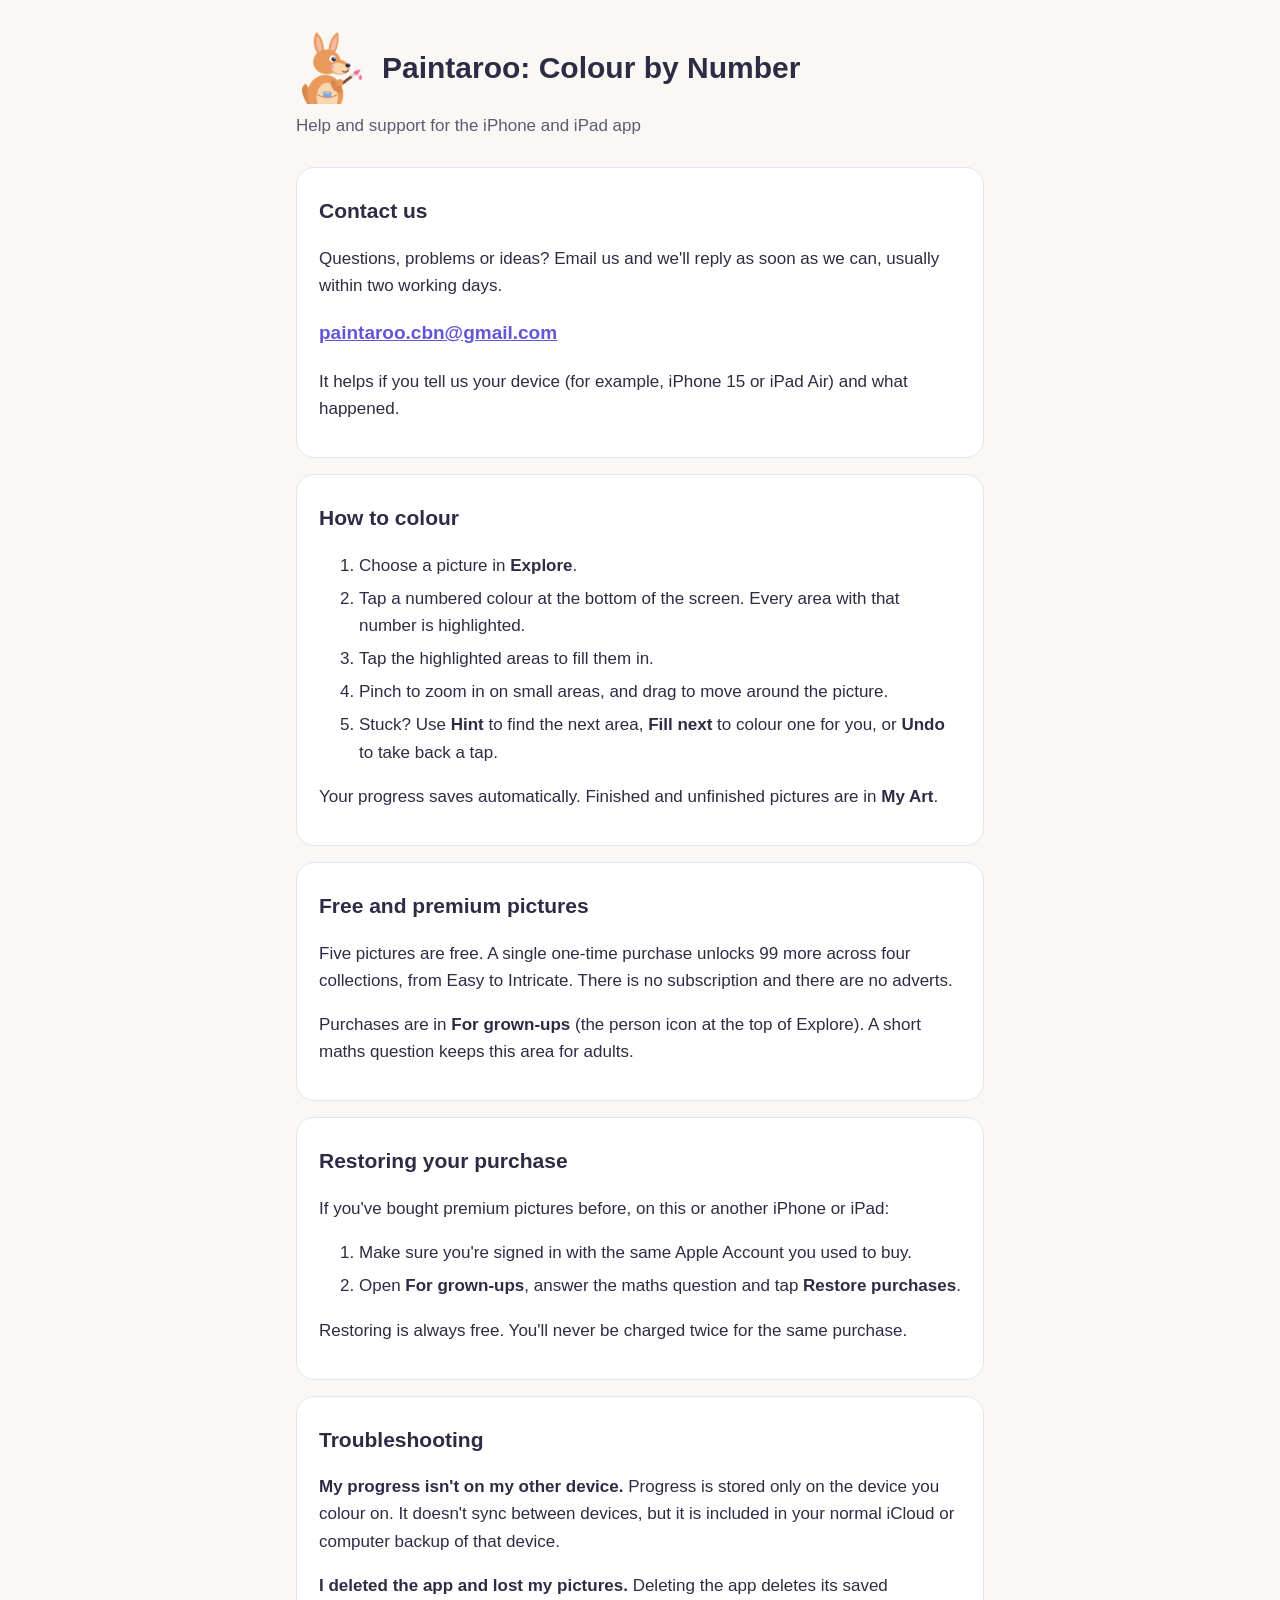
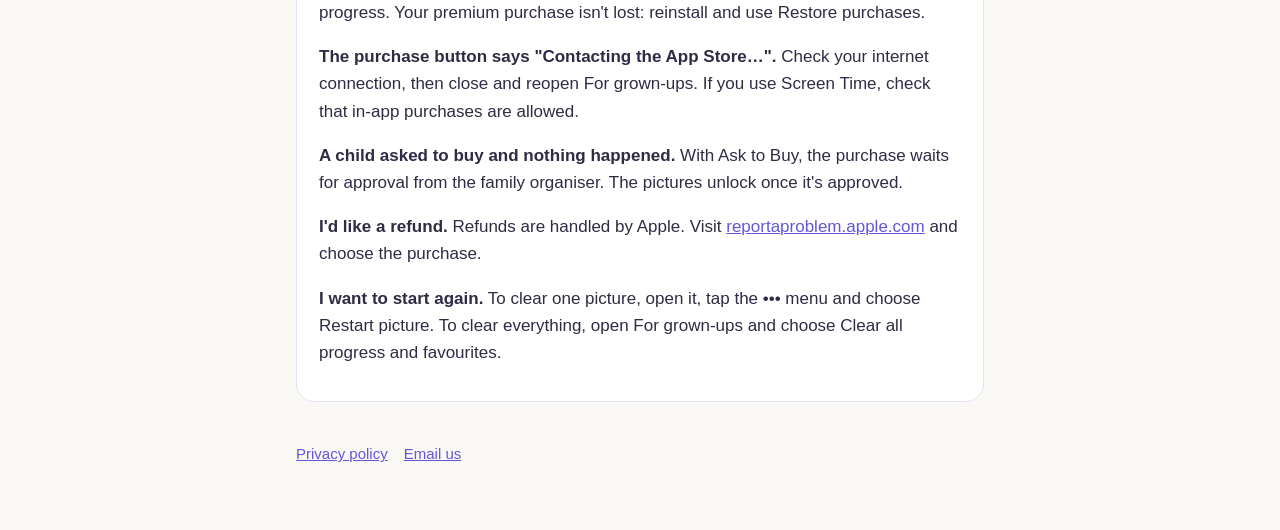
<file: index.html>
<!doctype html>
<html lang="en-GB">
<head>
<meta charset="utf-8">
<meta name="viewport" content="width=device-width, initial-scale=1">
<title>Paintaroo: Colour by Number – Help and support</title>
<meta name="description" content="Help and support for Paintaroo: Colour by Number on iPhone and iPad.">
<link rel="stylesheet" href="style.css">
<link rel="icon" type="image/png" href="favicon.png">
<link rel="apple-touch-icon" href="apple-touch-icon.png">
</head>
<body>
<main>
<header><img class="logo" src="mascot.png" alt="Paintaroo, a kangaroo holding a paintbrush" width="72" height="72"><h1>Paintaroo: Colour by Number</h1></header>
<p class="sub">Help and support for the iPhone and iPad app</p>

<section>
<h2>Contact us</h2>
<p>Questions, problems or ideas? Email us and we'll reply as soon as we can, usually within two working days.</p>
<p class="contact"><a href="mailto:paintaroo.cbn@gmail.com">paintaroo.cbn@gmail.com</a></p>
<p>It helps if you tell us your device (for example, iPhone 15 or iPad Air) and what happened.</p>
</section>

<section>
<h2>How to colour</h2>
<ol>
<li>Choose a picture in <strong>Explore</strong>.</li>
<li>Tap a numbered colour at the bottom of the screen. Every area with that number is highlighted.</li>
<li>Tap the highlighted areas to fill them in.</li>
<li>Pinch to zoom in on small areas, and drag to move around the picture.</li>
<li>Stuck? Use <strong>Hint</strong> to find the next area, <strong>Fill next</strong> to colour one for you, or <strong>Undo</strong> to take back a tap.</li>
</ol>
<p>Your progress saves automatically. Finished and unfinished pictures are in <strong>My Art</strong>.</p>
</section>

<section>
<h2>Free and premium pictures</h2>
<p>Five pictures are free. A single one-time purchase unlocks 99 more across four collections, from Easy to Intricate. There is no subscription and there are no adverts.</p>
<p>Purchases are in <strong>For grown-ups</strong> (the person icon at the top of Explore). A short maths question keeps this area for adults.</p>
</section>

<section>
<h2>Restoring your purchase</h2>
<p>If you've bought premium pictures before, on this or another iPhone or iPad:</p>
<ol>
<li>Make sure you're signed in with the same Apple Account you used to buy.</li>
<li>Open <strong>For grown-ups</strong>, answer the maths question and tap <strong>Restore purchases</strong>.</li>
</ol>
<p>Restoring is always free. You'll never be charged twice for the same purchase.</p>
</section>

<section>
<h2>Troubleshooting</h2>
<p><strong>My progress isn't on my other device.</strong> Progress is stored only on the device you colour on. It doesn't sync between devices, but it is included in your normal iCloud or computer backup of that device.</p>
<p><strong>I deleted the app and lost my pictures.</strong> Deleting the app deletes its saved progress. Your premium purchase isn't lost: reinstall and use Restore purchases.</p>
<p><strong>The purchase button says "Contacting the App Store…".</strong> Check your internet connection, then close and reopen For grown-ups. If you use Screen Time, check that in-app purchases are allowed.</p>
<p><strong>A child asked to buy and nothing happened.</strong> With Ask to Buy, the purchase waits for approval from the family organiser. The pictures unlock once it's approved.</p>
<p><strong>I'd like a refund.</strong> Refunds are handled by Apple. Visit <a href="https://reportaproblem.apple.com">reportaproblem.apple.com</a> and choose the purchase.</p>
<p><strong>I want to start again.</strong> To clear one picture, open it, tap the ••• menu and choose Restart picture. To clear everything, open For grown-ups and choose Clear all progress and favourites.</p>
</section>

<nav><a href="privacy/">Privacy policy</a><a href="mailto:paintaroo.cbn@gmail.com">Email us</a></nav>
</main>
</body>
</html>
</file>
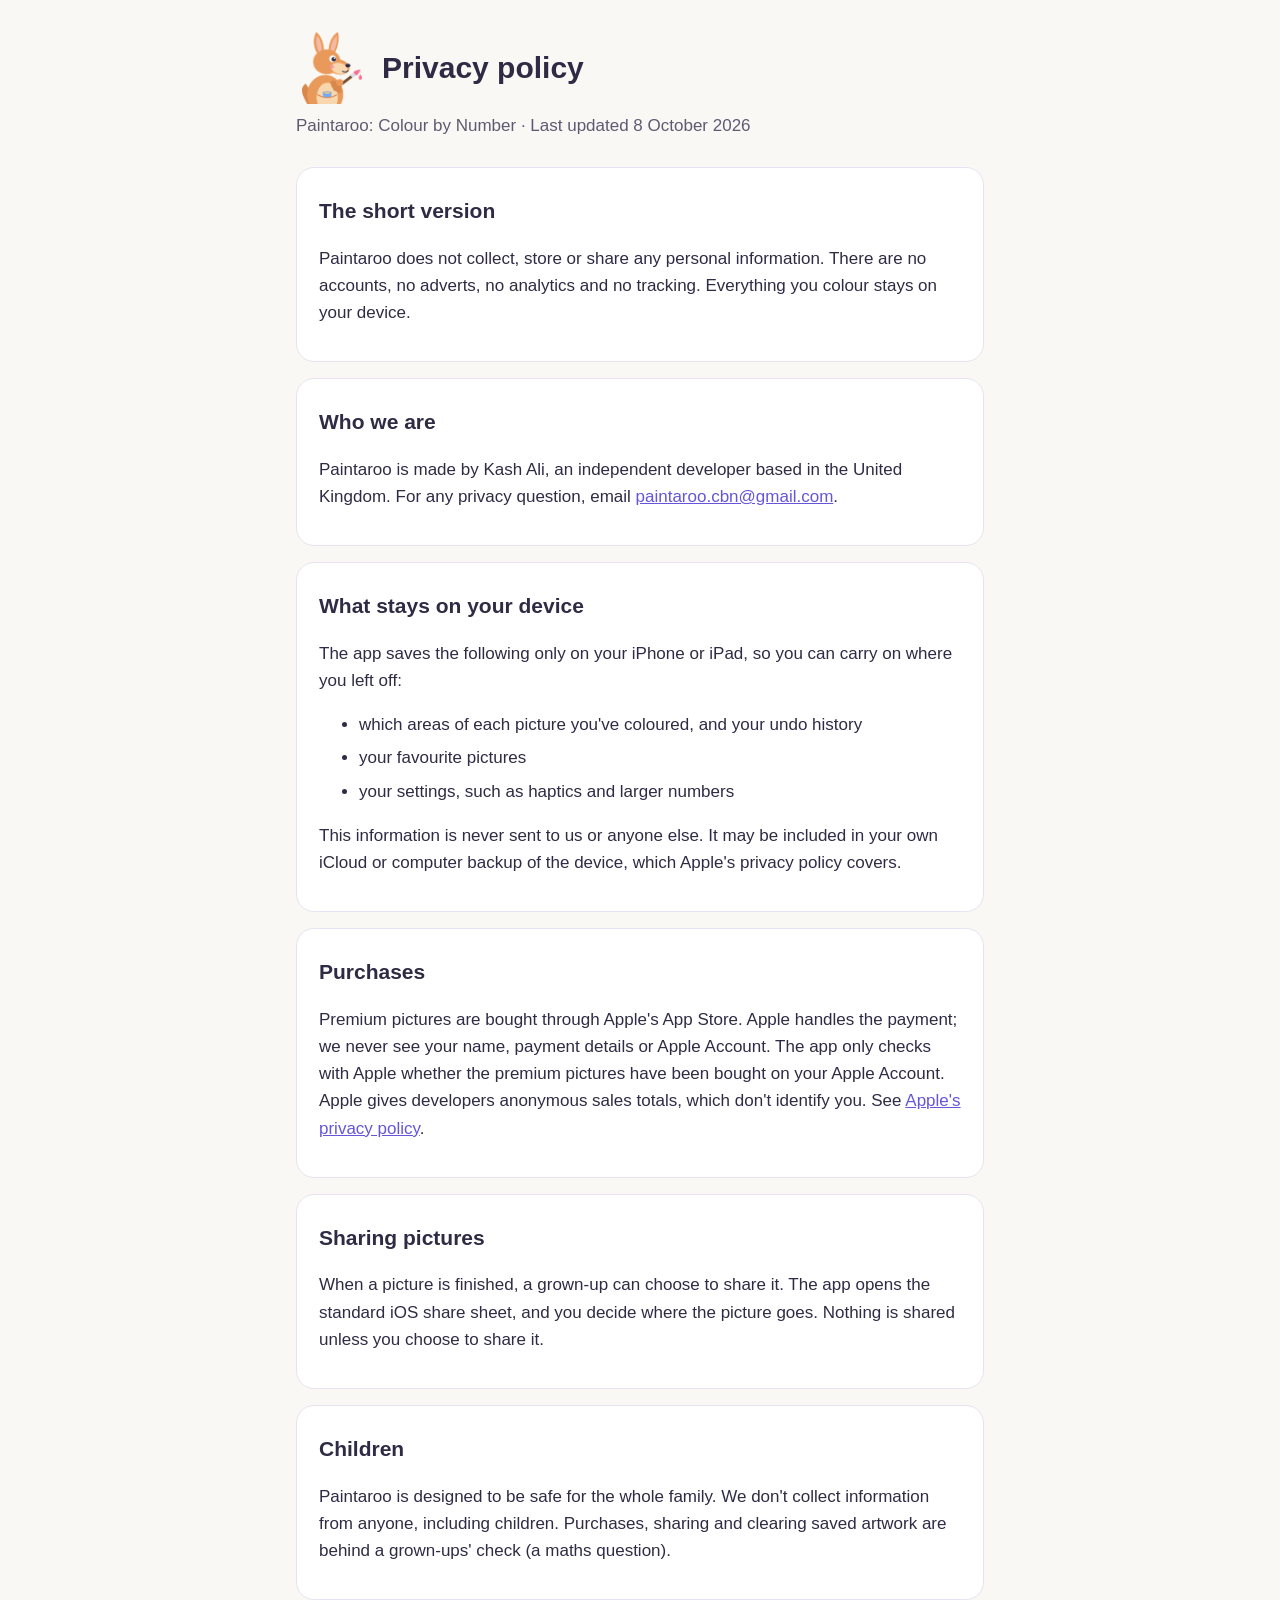
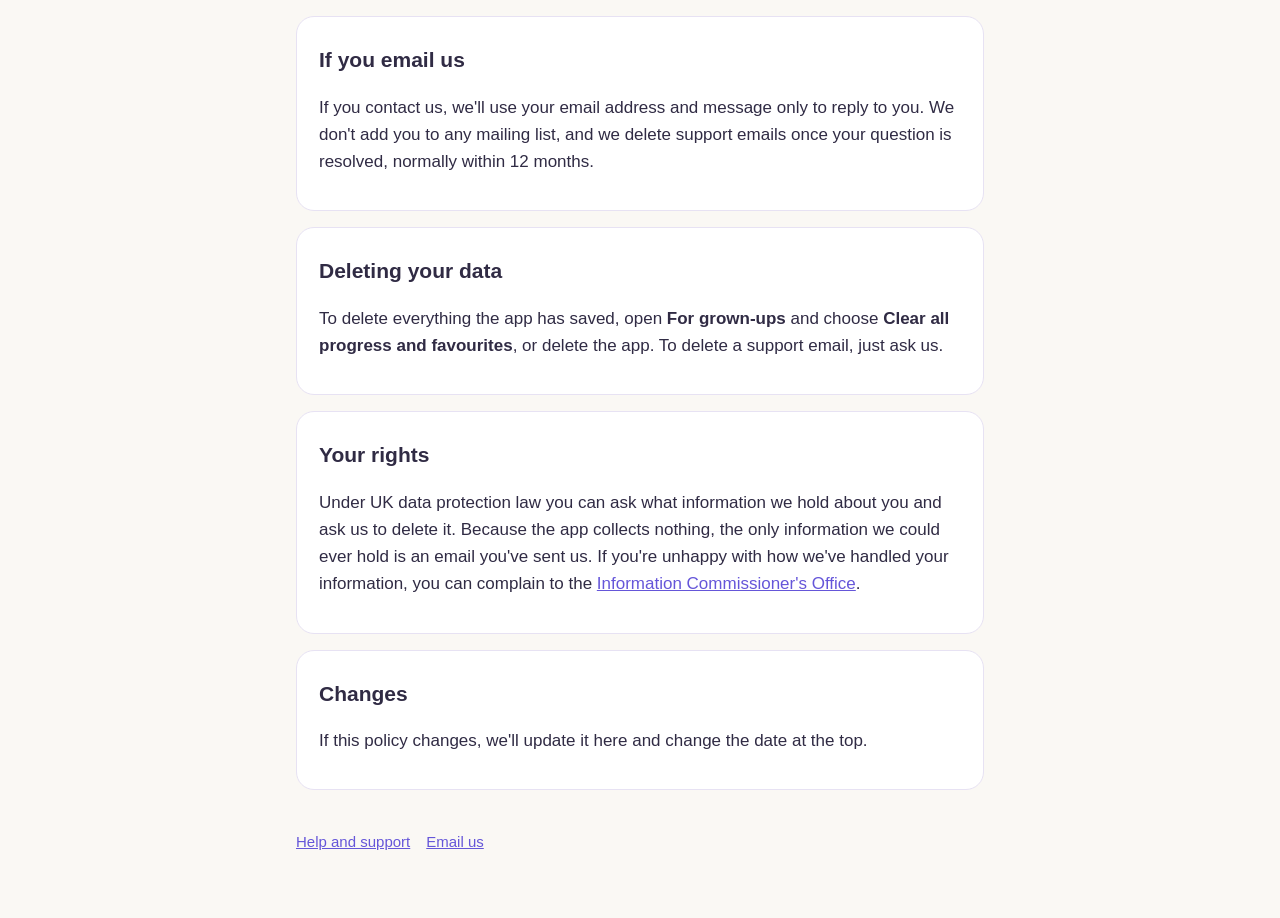
<file: privacy/index.html>
<!doctype html>
<html lang="en-GB">
<head>
<meta charset="utf-8">
<meta name="viewport" content="width=device-width, initial-scale=1">
<title>Paintaroo: Colour by Number – Privacy policy</title>
<meta name="description" content="Privacy policy for Paintaroo: Colour by Number on iPhone and iPad.">
<link rel="stylesheet" href="../style.css">
<link rel="icon" type="image/png" href="../favicon.png">
<link rel="apple-touch-icon" href="../apple-touch-icon.png">
</head>
<body>
<main>
<header><img class="logo" src="../mascot.png" alt="Paintaroo, a kangaroo holding a paintbrush" width="72" height="72"><h1>Privacy policy</h1></header>
<p class="sub">Paintaroo: Colour by Number · Last updated 8 October 2026</p>

<section>
<h2>The short version</h2>
<p>Paintaroo does not collect, store or share any personal information. There are no accounts, no adverts, no analytics and no tracking. Everything you colour stays on your device.</p>
</section>

<section>
<h2>Who we are</h2>
<p>Paintaroo is made by Kash Ali, an independent developer based in the United Kingdom. For any privacy question, email <a href="mailto:paintaroo.cbn@gmail.com">paintaroo.cbn@gmail.com</a>.</p>
</section>

<section>
<h2>What stays on your device</h2>
<p>The app saves the following only on your iPhone or iPad, so you can carry on where you left off:</p>
<ul>
<li>which areas of each picture you've coloured, and your undo history</li>
<li>your favourite pictures</li>
<li>your settings, such as haptics and larger numbers</li>
</ul>
<p>This information is never sent to us or anyone else. It may be included in your own iCloud or computer backup of the device, which Apple's privacy policy covers.</p>
</section>

<section>
<h2>Purchases</h2>
<p>Premium pictures are bought through Apple's App Store. Apple handles the payment; we never see your name, payment details or Apple Account. The app only checks with Apple whether the premium pictures have been bought on your Apple Account. Apple gives developers anonymous sales totals, which don't identify you. See <a href="https://www.apple.com/legal/privacy/">Apple's privacy policy</a>.</p>
</section>

<section>
<h2>Sharing pictures</h2>
<p>When a picture is finished, a grown-up can choose to share it. The app opens the standard iOS share sheet, and you decide where the picture goes. Nothing is shared unless you choose to share it.</p>
</section>

<section>
<h2>Children</h2>
<p>Paintaroo is designed to be safe for the whole family. We don't collect information from anyone, including children. Purchases, sharing and clearing saved artwork are behind a grown-ups' check (a maths question).</p>
</section>

<section>
<h2>If you email us</h2>
<p>If you contact us, we'll use your email address and message only to reply to you. We don't add you to any mailing list, and we delete support emails once your question is resolved, normally within 12 months.</p>
</section>

<section>
<h2>Deleting your data</h2>
<p>To delete everything the app has saved, open <strong>For grown-ups</strong> and choose <strong>Clear all progress and favourites</strong>, or delete the app. To delete a support email, just ask us.</p>
</section>

<section>
<h2>Your rights</h2>
<p>Under UK data protection law you can ask what information we hold about you and ask us to delete it. Because the app collects nothing, the only information we could ever hold is an email you've sent us. If you're unhappy with how we've handled your information, you can complain to the <a href="https://ico.org.uk/make-a-complaint/">Information Commissioner's Office</a>.</p>
</section>

<section>
<h2>Changes</h2>
<p>If this policy changes, we'll update it here and change the date at the top.</p>
</section>

<nav><a href="../">Help and support</a><a href="mailto:paintaroo.cbn@gmail.com">Email us</a></nav>
</main>
</body>
</html>
</file>
<file: style.css>
:root{--bg:#FAF8F4;--card:#FFFFFF;--ink:#302B44;--muted:#5f5a72;--accent:#6556D9;--line:#E7E2F3}
@media (prefers-color-scheme:dark){:root{--bg:#17151F;--card:#221F2D;--ink:#F1EEF8;--muted:#B7B1C9;--accent:#A99CFF;--line:#34304A}}
*{box-sizing:border-box}
body{margin:0;background:var(--bg);color:var(--ink);font:17px/1.6 -apple-system,BlinkMacSystemFont,"Segoe UI",Roboto,Helvetica,Arial,sans-serif}
main{max-width:720px;margin:0 auto;padding:32px 16px 64px}
header{display:flex;align-items:center;gap:14px;margin-bottom:8px}
.logo{width:72px;height:72px;object-fit:contain;flex:none}
h1{font-size:30px;line-height:1.2;margin:0}
.sub{color:var(--muted);margin:4px 0 28px}
h2{font-size:21px;margin:22px 0 8px}
section{background:var(--card);border:1px solid var(--line);border-radius:18px;padding:4px 22px 18px;margin:16px 0}
a{color:var(--accent)}
.contact{font-size:19px;font-weight:600}
nav{margin-top:40px;color:var(--muted);font-size:15px}
nav a{margin-right:16px}
li{margin:6px 0}
</file>
